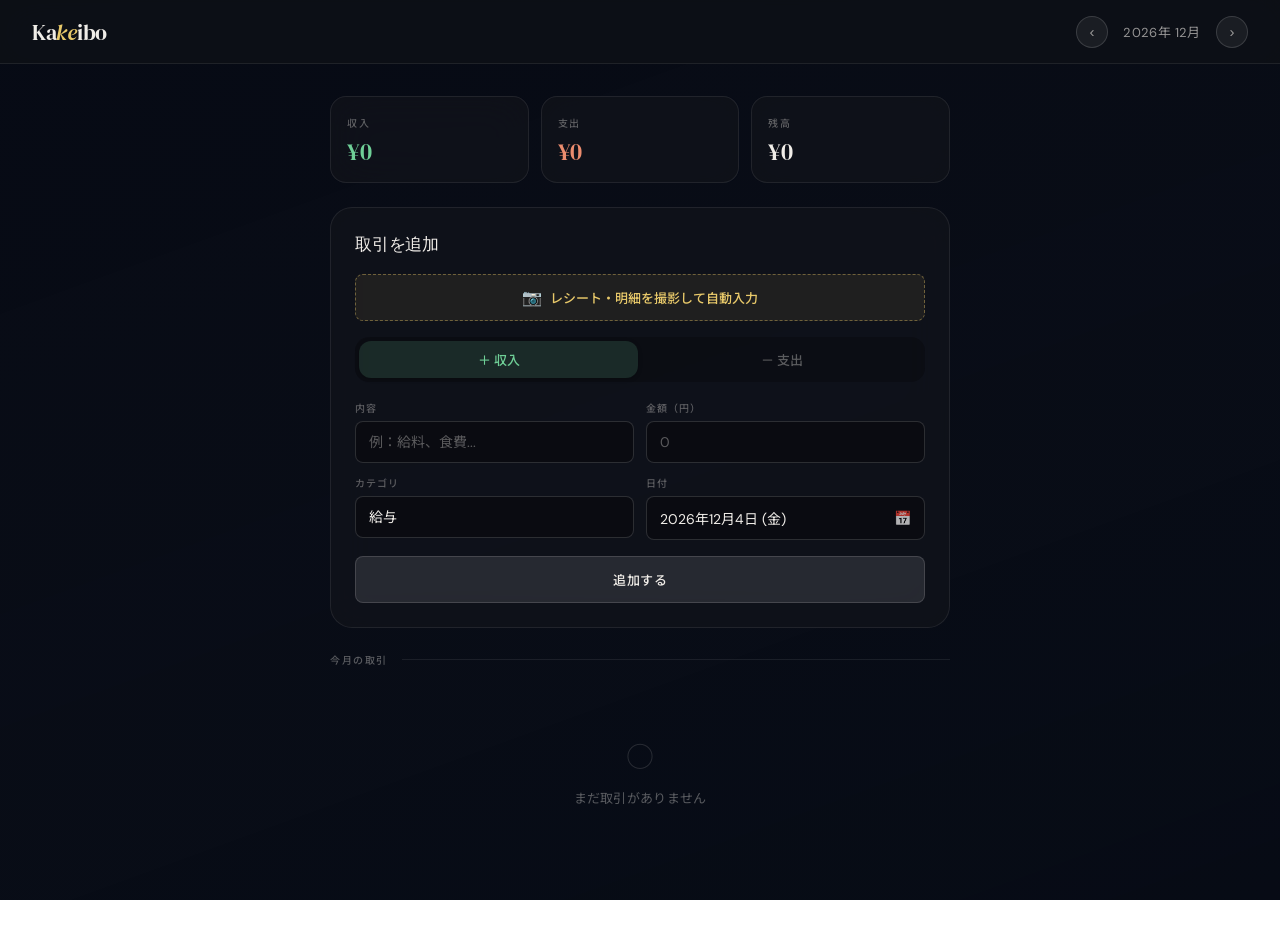
<file: kakeibo_7.html>
<!DOCTYPE html>
<html lang="ja">
<head>
  <meta charset="UTF-8">
  <meta name="viewport" content="width=device-width, initial-scale=1.0">
  <title>家計簿</title>
  <link rel="preconnect" href="https://fonts.googleapis.com">
  <link href="https://fonts.googleapis.com/css2?family=DM+Sans:wght@300;400;500&family=DM+Serif+Display&family=Noto+Sans+JP:wght@300;400;500&display=swap" rel="stylesheet">
  <style>
    *, *::before, *::after { box-sizing: border-box; margin: 0; padding: 0; }

    :root {
      --surface: rgba(18, 20, 26, 0.72);
      --surface2: rgba(24, 27, 35, 0.80);
      --surface-solid: rgba(14, 16, 22, 0.88);
      --border: rgba(255,255,255,0.08);
      --border-med: rgba(255,255,255,0.14);
      --text: #f0ede8;
      --text-2: rgba(240,237,232,0.6);
      --text-3: rgba(240,237,232,0.35);
      --income: #6fcf97;
      --income-bg: rgba(111,207,151,0.12);
      --expense: #eb8c6e;
      --expense-bg: rgba(235,140,110,0.12);
      --gold: #e8c96a;
      --radius: 8px;
      --radius-lg: 16px;
      --radius-xl: 22px;
      --blur: blur(20px) saturate(160%);
    }

    html { font-size: 16px; }

    body {
      font-family: 'DM Sans', 'Noto Sans JP', sans-serif;
      min-height: 100vh;
      -webkit-font-smoothing: antialiased;
      color: var(--text);
      position: relative;
    }

    /* 背景画像：Unsplash の自然風景（山・森・夜明け） */
    .bg-layer {
      position: fixed;
      inset: 0;
      z-index: 0;
      background-color: #0a0e18;
      background-size: cover;
      background-position: center center;
      background-repeat: no-repeat;
      transition: opacity 0.8s ease;
    }

    /* 暗めのオーバーレイで文字を読みやすく */
    .bg-overlay {
      position: fixed;
      inset: 0;
      z-index: 1;
      background: linear-gradient(
        160deg,
        rgba(5,8,18,0.55) 0%,
        rgba(8,12,22,0.45) 50%,
        rgba(5,10,20,0.60) 100%
      );
    }

    /* コンテンツはすべてここに */
    .app-wrap {
      position: relative;
      z-index: 2;
    }

    /* ヘッダー */
    .app-header {
      background: var(--surface-solid);
      backdrop-filter: var(--blur);
      -webkit-backdrop-filter: var(--blur);
      border-bottom: 1px solid var(--border);
      padding: 0 32px;
      height: 64px;
      display: flex;
      align-items: center;
      justify-content: space-between;
      position: sticky;
      top: 0;
      z-index: 200;
    }

    .app-title {
      font-family: 'DM Serif Display', serif;
      font-size: 22px;
      font-weight: 400;
      color: var(--text);
      letter-spacing: -0.3px;
    }

    .app-title em {
      font-style: italic;
      color: var(--gold);
    }

    .month-nav {
      display: flex;
      align-items: center;
      gap: 6px;
    }

    .month-nav button {
      width: 32px;
      height: 32px;
      border: 1px solid var(--border-med);
      border-radius: 50%;
      background: rgba(255,255,255,0.06);
      cursor: pointer;
      font-size: 15px;
      color: var(--text-2);
      display: flex;
      align-items: center;
      justify-content: center;
      transition: all 0.15s;
    }

    .month-nav button:hover {
      background: rgba(255,255,255,0.14);
      color: var(--text);
      border-color: rgba(255,255,255,0.25);
    }

    .month-label {
      font-size: 13px;
      font-weight: 400;
      color: var(--text-2);
      min-width: 96px;
      text-align: center;
      letter-spacing: 0.4px;
    }

    .container {
      max-width: 660px;
      margin: 0 auto;
      padding: 32px 20px 80px;
    }

    /* サマリーカード */
    .summary-grid {
      display: grid;
      grid-template-columns: repeat(3, 1fr);
      gap: 12px;
      margin-bottom: 24px;
    }

    .metric {
      background: var(--surface);
      backdrop-filter: var(--blur);
      -webkit-backdrop-filter: var(--blur);
      border: 1px solid var(--border);
      border-radius: var(--radius-lg);
      padding: 18px 16px;
    }

    .metric-label {
      font-size: 10px;
      font-weight: 500;
      letter-spacing: 1.5px;
      text-transform: uppercase;
      color: var(--text-3);
      margin-bottom: 10px;
    }

    .metric-value {
      font-family: 'DM Serif Display', serif;
      font-size: 24px;
      font-weight: 400;
      letter-spacing: -0.5px;
      line-height: 1;
    }

    .metric-value.income { color: var(--income); }
    .metric-value.expense { color: var(--expense); }
    .metric-value.balance { color: var(--text); }

    /* フォームカード */
    .form-card {
      background: var(--surface);
      backdrop-filter: var(--blur);
      -webkit-backdrop-filter: var(--blur);
      border: 1px solid var(--border);
      border-radius: var(--radius-xl);
      padding: 24px;
      margin-bottom: 24px;
      position: relative;
      z-index: 10;
    }

    .form-title {
      font-family: 'DM Serif Display', serif;
      font-size: 17px;
      color: var(--text);
      margin-bottom: 18px;
      letter-spacing: -0.2px;
    }

    .scan-btn {
      width: 100%;
      display: flex;
      align-items: center;
      justify-content: center;
      gap: 8px;
      padding: 12px;
      margin-bottom: 16px;
      background: rgba(232,201,106,0.08);
      border: 1px dashed rgba(232,201,106,0.4);
      border-radius: var(--radius);
      color: var(--gold);
      font-size: 13px;
      font-family: 'DM Sans', 'Noto Sans JP', sans-serif;
      font-weight: 500;
      cursor: pointer;
      transition: all 0.2s;
    }

    .scan-btn:hover:not(:disabled) {
      background: rgba(232,201,106,0.14);
      border-color: rgba(232,201,106,0.6);
    }

    .scan-btn:disabled {
      opacity: 0.6;
      cursor: progress;
    }

    .scan-icon { font-size: 16px; }

    .type-toggle {
      display: flex;
      background: rgba(0,0,0,0.25);
      border-radius: calc(var(--radius-lg) - 2px);
      padding: 4px;
      gap: 4px;
      margin-bottom: 18px;
    }

    .type-btn {
      flex: 1;
      padding: 9px 16px;
      border: none;
      border-radius: calc(var(--radius-lg) - 4px);
      background: transparent;
      cursor: pointer;
      font-size: 13px;
      font-family: 'DM Sans', 'Noto Sans JP', sans-serif;
      font-weight: 500;
      color: var(--text-3);
      transition: all 0.2s;
    }

    .type-btn.active.income {
      background: rgba(111,207,151,0.15);
      color: var(--income);
      box-shadow: 0 1px 4px rgba(0,0,0,0.3);
    }

    .type-btn.active.expense {
      background: rgba(235,140,110,0.15);
      color: var(--expense);
      box-shadow: 0 1px 4px rgba(0,0,0,0.3);
    }

    .form-row {
      display: grid;
      grid-template-columns: 1fr 1fr;
      gap: 12px;
      margin-bottom: 12px;
    }

    .form-group label {
      display: block;
      font-size: 10px;
      font-weight: 500;
      letter-spacing: 1px;
      text-transform: uppercase;
      color: var(--text-3);
      margin-bottom: 6px;
    }

    .form-group input,
    .form-group select {
      width: 100%;
      padding: 11px 13px;
      border: 1px solid var(--border-med);
      border-radius: var(--radius);
      font-size: 14px;
      font-family: 'DM Sans', 'Noto Sans JP', sans-serif;
      color: var(--text);
      background: rgba(0,0,0,0.3);
      outline: none;
      transition: all 0.15s;
      -webkit-appearance: none;
    }

    .form-group input:focus,
    .form-group select:focus {
      border-color: rgba(255,255,255,0.3);
      background: rgba(0,0,0,0.4);
      box-shadow: 0 0 0 3px rgba(255,255,255,0.05);
    }

    .form-group input::placeholder { color: var(--text-3); }

    /* selectのoption文字色をOSデフォルトに */
    .form-group select option { background: #1a1d26; color: #f0ede8; }

    .add-btn {
      width: 100%;
      padding: 13px;
      background: rgba(255,255,255,0.10);
      color: var(--text);
      border: 1px solid var(--border-med);
      border-radius: var(--radius);
      font-size: 13px;
      font-family: 'DM Sans', 'Noto Sans JP', sans-serif;
      font-weight: 500;
      letter-spacing: 0.5px;
      cursor: pointer;
      margin-top: 4px;
      transition: all 0.2s;
    }

    .add-btn:hover {
      background: rgba(255,255,255,0.18);
      border-color: rgba(255,255,255,0.25);
      transform: translateY(-1px);
      box-shadow: 0 4px 20px rgba(0,0,0,0.3);
    }

    .add-btn:active { transform: translateY(0); box-shadow: none; }

    /* カスタムカレンダー */
    .date-picker { position: relative; }

    .date-display {
      width: 100%;
      padding: 11px 13px;
      border: 1px solid var(--border-med);
      border-radius: var(--radius);
      font-size: 14px;
      font-family: 'DM Sans', 'Noto Sans JP', sans-serif;
      color: var(--text);
      background: rgba(0,0,0,0.3);
      outline: none;
      cursor: pointer;
      display: flex;
      align-items: center;
      justify-content: space-between;
      transition: all 0.15s;
    }

    .date-display:hover {
      border-color: rgba(255,255,255,0.3);
      background: rgba(0,0,0,0.4);
    }

    .date-display.active {
      border-color: rgba(255,255,255,0.3);
      box-shadow: 0 0 0 3px rgba(255,255,255,0.05);
    }

    .date-cal-icon { font-size: 14px; opacity: 0.7; }

    .calendar-pop {
      position: absolute;
      top: calc(100% + 8px);
      left: 0;
      right: 0;
      background: var(--surface-solid);
      backdrop-filter: var(--blur);
      -webkit-backdrop-filter: var(--blur);
      border: 1px solid var(--border-med);
      border-radius: var(--radius-lg);
      padding: 16px;
      z-index: 100;
      box-shadow: 0 12px 40px rgba(0,0,0,0.5);
      display: none;
      animation: fadeUp 0.18s ease both;
    }

    .calendar-pop.open { display: block; }

    .cal-header {
      display: flex;
      align-items: center;
      justify-content: space-between;
      margin-bottom: 12px;
    }

    .cal-header button {
      width: 28px;
      height: 28px;
      border: 1px solid var(--border-med);
      border-radius: 50%;
      background: rgba(255,255,255,0.06);
      color: var(--text-2);
      cursor: pointer;
      font-size: 14px;
      display: flex;
      align-items: center;
      justify-content: center;
      transition: all 0.15s;
    }

    .cal-header button:hover {
      background: rgba(255,255,255,0.14);
      color: var(--text);
    }

    #cal-title {
      font-size: 13px;
      font-weight: 500;
      color: var(--text);
      letter-spacing: 0.4px;
    }

    .cal-weekdays {
      display: grid;
      grid-template-columns: repeat(7, 1fr);
      gap: 2px;
      margin-bottom: 6px;
    }

    .cal-weekdays span {
      text-align: center;
      font-size: 10px;
      color: var(--text-3);
      padding: 4px 0;
    }

    .cal-grid {
      display: grid;
      grid-template-columns: repeat(7, 1fr);
      gap: 2px;
    }

    .cal-day {
      aspect-ratio: 1;
      display: flex;
      align-items: center;
      justify-content: center;
      font-size: 13px;
      color: var(--text-2);
      background: none;
      border: none;
      border-radius: 8px;
      cursor: pointer;
      transition: all 0.12s;
      font-family: 'DM Sans', 'Noto Sans JP', sans-serif;
    }

    .cal-day:hover {
      background: rgba(255,255,255,0.10);
      color: var(--text);
    }

    .cal-day.empty { cursor: default; pointer-events: none; }
    .cal-day.sun { color: var(--expense); }
    .cal-day.sat { color: #5ba3d4; }

    .cal-day.today {
      color: var(--gold);
      font-weight: 500;
    }

    .cal-day.selected {
      background: rgba(255,255,255,0.18);
      color: var(--text);
      font-weight: 500;
    }

    .cal-footer {
      margin-top: 10px;
      display: flex;
      justify-content: center;
    }

    .cal-today-btn {
      padding: 6px 18px;
      border: 1px solid var(--border-med);
      border-radius: var(--radius);
      background: rgba(255,255,255,0.06);
      color: var(--text-2);
      font-size: 12px;
      cursor: pointer;
      font-family: 'DM Sans', 'Noto Sans JP', sans-serif;
      transition: all 0.15s;
    }

    .cal-today-btn:hover {
      background: rgba(255,255,255,0.14);
      color: var(--text);
    }

    /* セクション */
    .section-header {
      display: flex;
      align-items: center;
      gap: 14px;
      margin-bottom: 12px;
    }

    .section-title {
      font-size: 10px;
      font-weight: 500;
      letter-spacing: 1.5px;
      text-transform: uppercase;
      color: var(--text-3);
      white-space: nowrap;
    }

    .section-rule {
      flex: 1;
      height: 1px;
      background: var(--border);
    }

    /* 取引リスト */
    .tx-list { display: flex; flex-direction: column; gap: 4px; }

    .tx-item {
      display: flex;
      align-items: center;
      gap: 14px;
      background: var(--surface);
      backdrop-filter: var(--blur);
      -webkit-backdrop-filter: var(--blur);
      border: 1px solid var(--border);
      border-radius: var(--radius-lg);
      padding: 13px 16px;
      transition: all 0.15s;
      animation: fadeUp 0.22s ease both;
    }

    .tx-item:hover {
      background: var(--surface2);
      border-color: var(--border-med);
    }

    @keyframes fadeUp {
      from { opacity: 0; transform: translateY(8px); }
      to   { opacity: 1; transform: translateY(0); }
    }

    .tx-icon {
      width: 40px;
      height: 40px;
      border-radius: 12px;
      display: flex;
      align-items: center;
      justify-content: center;
      font-size: 18px;
      flex-shrink: 0;
    }

    .tx-icon.income { background: var(--income-bg); }
    .tx-icon.expense { background: var(--expense-bg); }

    .tx-info { flex: 1; min-width: 0; }

    .tx-name {
      font-size: 14px;
      font-weight: 500;
      white-space: nowrap;
      overflow: hidden;
      text-overflow: ellipsis;
      color: var(--text);
    }

    .tx-meta {
      font-size: 11px;
      color: var(--text-3);
      margin-top: 3px;
    }

    .tx-amount {
      font-family: 'DM Serif Display', serif;
      font-size: 17px;
      font-weight: 400;
      flex-shrink: 0;
      letter-spacing: -0.3px;
    }

    .tx-amount.income { color: var(--income); }
    .tx-amount.expense { color: var(--expense); }

    .tx-delete {
      background: none;
      border: none;
      cursor: pointer;
      color: var(--text-3);
      font-size: 13px;
      padding: 6px;
      opacity: 0;
      transition: opacity 0.15s;
      border-radius: 50%;
    }

    .tx-item:hover .tx-delete { opacity: 1; }
    .tx-delete:hover { color: var(--expense); background: rgba(235,140,110,0.12); }

    .empty {
      text-align: center;
      padding: 56px 20px;
      color: var(--text-3);
    }

    .empty-icon { font-size: 28px; margin-bottom: 12px; opacity: 0.4; }
    .empty p { font-size: 13px; letter-spacing: 0.3px; }

    /* バーグラフ */
    .bar-section { margin-top: 24px; }

    .bar-card {
      background: var(--surface);
      backdrop-filter: var(--blur);
      -webkit-backdrop-filter: var(--blur);
      border: 1px solid var(--border);
      border-radius: var(--radius-xl);
      padding: 22px 24px;
    }

    .bar-row {
      display: flex;
      align-items: center;
      gap: 14px;
      margin-bottom: 14px;
    }

    .bar-row:last-child { margin-bottom: 0; }

    .bar-label {
      font-size: 12px;
      color: var(--text-2);
      min-width: 52px;
    }

    .bar-track {
      flex: 1;
      background: rgba(255,255,255,0.06);
      border-radius: 99px;
      height: 5px;
      overflow: hidden;
    }

    .bar-fill {
      height: 100%;
      border-radius: 99px;
      transition: width 0.6s cubic-bezier(0.16, 1, 0.3, 1);
      opacity: 0.8;
    }

    .bar-val {
      font-family: 'DM Serif Display', serif;
      font-size: 13px;
      color: var(--text-2);
      min-width: 72px;
      text-align: right;
    }

    /* 収支の推移グラフ */
    .trend-card {
      background: var(--surface);
      backdrop-filter: var(--blur);
      -webkit-backdrop-filter: var(--blur);
      border: 1px solid var(--border);
      border-radius: var(--radius-xl);
      padding: 20px 18px 16px;
    }

    .trend-legend {
      display: flex;
      gap: 16px;
      justify-content: flex-end;
      margin-bottom: 18px;
    }

    .legend-item {
      display: flex;
      align-items: center;
      gap: 6px;
      font-size: 11px;
      color: var(--text-2);
    }

    .legend-item .dot {
      width: 8px;
      height: 8px;
      border-radius: 2px;
      display: inline-block;
    }
    .legend-item .dot.income { background: var(--income); }
    .legend-item .dot.expense { background: var(--expense); }

    .trend-chart {
      display: flex;
      align-items: flex-end;
      gap: 8px;
    }

    .trend-col {
      flex: 1;
      display: flex;
      flex-direction: column;
      align-items: center;
    }

    .trend-bars {
      height: 120px;
      display: flex;
      align-items: flex-end;
      justify-content: center;
      gap: 4px;
      width: 100%;
    }

    .trend-bar {
      width: 14px;
      max-width: 42%;
      border-radius: 4px 4px 0 0;
      min-height: 2px;
      opacity: 0.85;
      transition: height 0.6s cubic-bezier(0.16, 1, 0.3, 1), opacity 0.15s;
      cursor: default;
    }
    .trend-bar.income { background: var(--income); }
    .trend-bar.expense { background: var(--expense); }
    .trend-bar:hover { opacity: 1; }

    .trend-month {
      font-size: 11px;
      color: var(--text-2);
      margin-top: 8px;
    }

    .trend-bal {
      font-size: 9.5px;
      margin-top: 3px;
      font-family: 'DM Serif Display', serif;
      letter-spacing: -0.2px;
      white-space: nowrap;
    }
    .trend-bal.pos { color: var(--income); }
    .trend-bal.neg { color: var(--expense); }

    .trend-col.current .trend-month {
      color: var(--gold);
      font-weight: 600;
    }

    @media (max-width: 500px) {
      .app-header { padding: 0 16px; }
      .container { padding: 20px 12px 60px; }
      .summary-grid { gap: 8px; }
      .metric-value { font-size: 19px; }
      .form-row { grid-template-columns: 1fr; }
      .trend-chart { gap: 5px; }
      .trend-bar { width: 10px; }
      .trend-bal { font-size: 8px; }
    }
  </style>
</head>
<body>

<div class="bg-layer"></div>
<div class="bg-overlay"></div>

<div class="app-wrap">
  <header class="app-header">
    <div class="app-title">Ka<em>ke</em>ibo</div>
    <div class="month-nav">
      <button onclick="changeMonth(-1)">&#8249;</button>
      <span class="month-label" id="month-label"></span>
      <button onclick="changeMonth(1)">&#8250;</button>
    </div>
  </header>

  <div class="container">

    <div class="summary-grid">
      <div class="metric">
        <div class="metric-label">収入</div>
        <div class="metric-value income" id="total-income">¥0</div>
      </div>
      <div class="metric">
        <div class="metric-label">支出</div>
        <div class="metric-value expense" id="total-expense">¥0</div>
      </div>
      <div class="metric">
        <div class="metric-label">残高</div>
        <div class="metric-value balance" id="total-balance">¥0</div>
      </div>
    </div>

    <div class="form-card">
      <div class="form-title">取引を追加</div>
      <button type="button" class="scan-btn" id="scan-btn" onclick="triggerScan()">
        <span class="scan-icon">📷</span>
        <span id="scan-btn-text">レシート・明細を撮影して自動入力</span>
      </button>
      <input type="file" id="scan-input" accept="image/*" style="display:none" onchange="handleScanFile(event)">
      <div class="type-toggle">
        <button class="type-btn active income" id="btn-income" onclick="setType('income')">＋ 収入</button>
        <button class="type-btn expense" id="btn-expense" onclick="setType('expense')">－ 支出</button>
      </div>
      <div class="form-row">
        <div class="form-group">
          <label>内容</label>
          <input type="text" id="input-name" placeholder="例：給料、食費...">
        </div>
        <div class="form-group">
          <label>金額（円）</label>
          <input type="number" id="input-amount" placeholder="0" min="0">
        </div>
      </div>
      <div class="form-row">
        <div class="form-group">
          <label>カテゴリ</label>
          <select id="input-cat">
            <option value="給与">給与</option>
            <option value="副収入">副収入</option>
            <option value="その他収入">その他（収入）</option>
          </select>
        </div>
        <div class="form-group">
          <label>日付</label>
          <div class="date-picker">
            <button type="button" class="date-display" id="date-display" onclick="toggleCalendar(event)">
              <span id="date-display-text">日付を選択</span>
              <span class="date-cal-icon">📅</span>
            </button>
            <div class="calendar-pop" id="calendar-pop">
              <div class="cal-header">
                <button type="button" onclick="calNav(-1)">&#8249;</button>
                <span id="cal-title"></span>
                <button type="button" onclick="calNav(1)">&#8250;</button>
              </div>
              <div class="cal-weekdays">
                <span>日</span><span>月</span><span>火</span><span>水</span><span>木</span><span>金</span><span>土</span>
              </div>
              <div class="cal-grid" id="cal-grid"></div>
              <div class="cal-footer">
                <button type="button" class="cal-today-btn" onclick="selectToday()">今日</button>
              </div>
            </div>
          </div>
          <input type="hidden" id="input-date">
        </div>
      </div>
      <button class="add-btn" onclick="addTransaction()">追加する</button>
    </div>

    <div class="section-header">
      <div class="section-title">今月の取引</div>
      <div class="section-rule"></div>
    </div>
    <div class="tx-list" id="tx-list"></div>

    <div class="bar-section" id="bar-section" style="display:none;">
      <div class="section-header" style="margin-top:24px;">
        <div class="section-title">支出カテゴリ別</div>
        <div class="section-rule"></div>
      </div>
      <div class="bar-card">
        <div id="bar-wrap"></div>
      </div>
    </div>

    <div class="trend-section" id="trend-section" style="display:none;">
      <div class="section-header" style="margin-top:24px;">
        <div class="section-title">収支の推移（6ヶ月）</div>
        <div class="section-rule"></div>
      </div>
      <div class="trend-card">
        <div class="trend-legend">
          <span class="legend-item"><i class="dot income"></i>収入</span>
          <span class="legend-item"><i class="dot expense"></i>支出</span>
        </div>
        <div class="trend-chart" id="trend-chart"></div>
      </div>
    </div>

  </div>
</div>

<script>
  const CAT_ICONS = {
    '給与':'💼','副収入':'💡','その他収入':'💰',
    '食費':'🍚','交通費':'🚃','娯楽':'🎮',
    '日用品':'🛒','家賃':'🏠','医療':'💊','その他':'📦'
  };
  const CAT_COLORS = {
    '食費':'#5ba3d4','交通費':'#8b82d4','娯楽':'#d4b44a',
    '日用品':'#d4855a','家賃':'#d45a8b','医療':'#d45a5a','その他':'#6a6a7a',
    '給与':'#6fcf97','副収入':'#4ab87a','その他収入':'#7fd4a4'
  };

  let currentType = 'income';
  let transactions = [];
  let currentYear, currentMonth;
  let selectedDate;                  // 選択中の日付 'YYYY-MM-DD'
  let calViewYear, calViewMonth;     // カレンダー表示中の年月

  function pad2(n) { return String(n).padStart(2, '0'); }

  const WEEKDAYS = ['日','月','火','水','木','金','土'];

  function setSelectedDate(dateStr) {
    selectedDate = dateStr;
    document.getElementById('input-date').value = dateStr;
    const [y, m, d] = dateStr.split('-').map(Number);
    const wd = new Date(y, m - 1, d).getDay();
    document.getElementById('date-display-text').textContent =
      y + '年' + m + '月' + d + '日 (' + WEEKDAYS[wd] + ')';
  }

  function toggleCalendar(e) {
    e.stopPropagation();
    const pop = document.getElementById('calendar-pop');
    const display = document.getElementById('date-display');
    if (pop.classList.contains('open')) {
      closeCalendar();
    } else {
      const [y, m] = selectedDate.split('-').map(Number);
      calViewYear = y;
      calViewMonth = m - 1;
      renderCalendar();
      pop.classList.add('open');
      display.classList.add('active');
    }
  }

  function closeCalendar() {
    document.getElementById('calendar-pop').classList.remove('open');
    document.getElementById('date-display').classList.remove('active');
  }

  function calNav(d) {
    calViewMonth += d;
    if (calViewMonth > 11) { calViewMonth = 0; calViewYear++; }
    if (calViewMonth < 0)  { calViewMonth = 11; calViewYear--; }
    renderCalendar();
  }

  function renderCalendar() {
    const MONTHS = ['1月','2月','3月','4月','5月','6月','7月','8月','9月','10月','11月','12月'];
    document.getElementById('cal-title').textContent = calViewYear + '年 ' + MONTHS[calViewMonth];

    const firstDay = new Date(calViewYear, calViewMonth, 1).getDay();
    const daysInMonth = new Date(calViewYear, calViewMonth + 1, 0).getDate();

    const now = new Date();
    const todayStr = now.getFullYear() + '-' + pad2(now.getMonth() + 1) + '-' + pad2(now.getDate());

    let html = '';
    for (let i = 0; i < firstDay; i++) {
      html += '<div class="cal-day empty"></div>';
    }
    for (let d = 1; d <= daysInMonth; d++) {
      const dateStr = calViewYear + '-' + pad2(calViewMonth + 1) + '-' + pad2(d);
      const wd = new Date(calViewYear, calViewMonth, d).getDay();
      let cls = 'cal-day';
      if (wd === 0) cls += ' sun';
      if (wd === 6) cls += ' sat';
      if (dateStr === todayStr) cls += ' today';
      if (dateStr === selectedDate) cls += ' selected';
      html += '<button type="button" class="' + cls + '" onclick="pickDate(\'' + dateStr + '\')">' + d + '</button>';
    }
    document.getElementById('cal-grid').innerHTML = html;
  }

  function pickDate(dateStr) {
    setSelectedDate(dateStr);
    closeCalendar();
  }

  function selectToday() {
    const now = new Date();
    const todayStr = now.getFullYear() + '-' + pad2(now.getMonth() + 1) + '-' + pad2(now.getDate());
    setSelectedDate(todayStr);
    closeCalendar();
  }

  // カレンダー外をクリックしたら閉じる
  document.addEventListener('click', function(e) {
    const picker = document.querySelector('.date-picker');
    if (picker && !picker.contains(e.target)) closeCalendar();
  });

  /* ===== レシート写真からOCRで自動入力（無料・ブラウザ内で完結） ===== */
  function triggerScan() {
    document.getElementById('scan-input').click();
  }

  // OCRライブラリを必要なときだけ読み込む（本体プログラムは外部依存なしで動く）
  function loadTesseract() {
    return new Promise((resolve, reject) => {
      if (window.Tesseract) return resolve();
      const s = document.createElement('script');
      s.src = 'https://cdn.jsdelivr.net/npm/tesseract.js@5/dist/tesseract.min.js';
      s.onload = () => resolve();
      s.onerror = () => reject(new Error('文字認識ライブラリを読み込めませんでした。インターネット接続を確認してください。'));
      document.head.appendChild(s);
    });
  }

  // 画像を縮小した canvas を返す（OCRの速度向上）。長辺を maxDim に収める
  function imageToCanvas(file, maxDim) {
    return new Promise((resolve, reject) => {
      const img = new Image();
      const url = URL.createObjectURL(file);
      img.onload = function() {
        URL.revokeObjectURL(url);
        let w = img.width, h = img.height;
        if (w > maxDim || h > maxDim) {
          if (w > h) { h = Math.round(h * maxDim / w); w = maxDim; }
          else       { w = Math.round(w * maxDim / h); h = maxDim; }
        }
        const canvas = document.createElement('canvas');
        canvas.width = w; canvas.height = h;
        canvas.getContext('2d').drawImage(img, 0, 0, w, h);
        resolve(canvas);
      };
      img.onerror = () => { URL.revokeObjectURL(url); reject(new Error('画像を読み込めませんでした')); };
      img.src = url;
    });
  }

  async function handleScanFile(e) {
    const file = e.target.files[0];
    e.target.value = '';          // 同じ写真を選び直せるようにリセット
    if (!file) return;

    const btn = document.getElementById('scan-btn');
    const txt = document.getElementById('scan-btn-text');
    const original = 'レシート・明細を撮影して自動入力';
    btn.disabled = true;
    txt.textContent = '読み取り中… （初回は準備に時間がかかります）';

    try {
      await loadTesseract();
      const canvas = await imageToCanvas(file, 1600);
      const result = await window.Tesseract.recognize(canvas, 'jpn', {
        logger: m => {
          if (m.status === 'recognizing text') {
            txt.textContent = '読み取り中… ' + Math.round(m.progress * 100) + '%';
          }
        }
      });
      const parsed = parseReceiptText(result.data.text || '');
      applyExtracted(parsed);
      txt.textContent = '読み取り完了 ✓ 内容を確認して追加';
      setTimeout(() => { txt.textContent = original; }, 3500);
    } catch (err) {
      alert('読み取りに失敗しました：\n' + (err.message || err));
      txt.textContent = original;
    } finally {
      btn.disabled = false;
    }
  }

  // OCRで得たテキストから 金額・日付・店名・カテゴリ を推定
  function parseReceiptText(text) {
    const toHalf = s => s.replace(/[０-９]/g, c => String.fromCharCode(c.charCodeAt(0) - 0xFEE0));
    const lines = text.split('\n').map(s => s.trim()).filter(s => s);

    // --- 金額：「合計」系の行を最優先、なければ全候補の最大値 ---
    let totalAmount = 0;
    const allAmounts = [];
    lines.forEach(line => {
      const n = toHalf(line);
      const nums = (n.match(/[0-9][0-9,]*/g) || [])
        .map(x => parseInt(x.replace(/,/g, ''), 10))
        .filter(x => x >= 10 && x <= 9999999);
      if (/合\s*計|税込|お買上|ご請求|total/i.test(n) && nums.length) {
        totalAmount = Math.max(totalAmount, Math.max(...nums));
      }
      allAmounts.push(...nums);
    });
    const amount = totalAmount || (allAmounts.length ? Math.max(...allAmounts) : '');

    // --- 日付 ---
    const tn = toHalf(text);
    let date = '';
    const m = tn.match(/(\d{4})\s*[年\/\-.]\s*(\d{1,2})\s*[月\/\-.]\s*(\d{1,2})/)
           || tn.match(/(\d{2})\s*[\/\-.]\s*(\d{1,2})\s*[\/\-.]\s*(\d{1,2})/);
    if (m) {
      let y = parseInt(m[1], 10);
      if (y < 100) y += 2000;
      const mo = parseInt(m[2], 10), d = parseInt(m[3], 10);
      if (mo >= 1 && mo <= 12 && d >= 1 && d <= 31) date = y + '-' + pad2(mo) + '-' + pad2(d);
    }

    // --- 店名：文字が多い最初の行を採用 ---
    let name = '';
    for (const line of lines) {
      const letters = line.replace(/[\s0-9０-９,.\-:：¥円*=]/g, '');
      if (letters.length >= 2) { name = line.slice(0, 20); break; }
    }

    // --- カテゴリ推定 ---
    let category = 'その他';
    if (/スーパー|食品|惣菜|青果|精肉|鮮魚|ストア|マート|イオン|セブン|ローソン|ファミマ|ファミリーマート|飲食|レストラン|食堂|カフェ|cafe|coffee/i.test(text)) category = '食費';
    else if (/タクシー|鉄道|バス|交通|駅|ＪＲ|JR|メトロ|ガソリン|ＥＮＥＯＳ|ENEOS|出光/i.test(text)) category = '交通費';
    else if (/薬局|ドラッグ|クリニック|病院|医院|処方/i.test(text)) category = '医療';
    else if (/雑貨|ホームセンター|ダイソー|セリア|無印|ニトリ|１００円|100円/i.test(text)) category = '日用品';

    return { type: 'expense', name, amount, category, date };
  }

  // 抽出結果をフォームに反映（追加はユーザーが確認してから）
  function applyExtracted(r) {
    setType(r.type === 'income' ? 'income' : 'expense');
    document.getElementById('input-name').value = r.name || '';
    document.getElementById('input-amount').value = (r.amount && r.amount > 0) ? r.amount : '';
    const catSel = document.getElementById('input-cat');
    if (r.category && [...catSel.options].some(o => o.value === r.category)) {
      catSel.value = r.category;
    }
    if (r.date && /^\d{4}-\d{2}-\d{2}$/.test(r.date)) {
      setSelectedDate(r.date);
    }
    document.getElementById('input-amount').focus();
  }

  function init() {
    const now = new Date();
    currentYear = now.getFullYear();
    currentMonth = now.getMonth();
    const todayStr = now.getFullYear() + '-' + pad2(now.getMonth() + 1) + '-' + pad2(now.getDate());
    setSelectedDate(todayStr);
    loadData();
  }

  function storageKey() {
    return 'kakeibo-' + currentYear + '-' + String(currentMonth + 1).padStart(2, '0');
  }

  function loadData() {
    const saved = localStorage.getItem(storageKey());
    transactions = saved ? JSON.parse(saved) : [];
    render();
  }

  function saveData() {
    localStorage.setItem(storageKey(), JSON.stringify(transactions));
  }

  function changeMonth(d) {
    currentMonth += d;
    if (currentMonth > 11) { currentMonth = 0; currentYear++; }
    if (currentMonth < 0)  { currentMonth = 11; currentYear--; }
    loadData();
  }

  function setType(t) {
    currentType = t;
    document.getElementById('btn-income').classList.toggle('active', t === 'income');
    document.getElementById('btn-expense').classList.toggle('active', t === 'expense');
    const cats = document.getElementById('input-cat');
    if (t === 'income') {
      cats.innerHTML = `
        <option value="給与">給与</option>
        <option value="副収入">副収入</option>
        <option value="その他収入">その他（収入）</option>
      `;
    } else {
      cats.innerHTML = `
        <option value="食費">食費</option>
        <option value="交通費">交通費</option>
        <option value="娯楽">娯楽</option>
        <option value="日用品">日用品</option>
        <option value="家賃">家賃</option>
        <option value="医療">医療</option>
        <option value="その他">その他</option>
      `;
    }
  }

  function addTransaction() {
    const name   = document.getElementById('input-name').value.trim();
    const amount = parseInt(document.getElementById('input-amount').value);
    const cat    = document.getElementById('input-cat').value;
    const date   = document.getElementById('input-date').value;
    if (!name || !amount || amount <= 0) {
      document.getElementById('input-name').focus();
      return;
    }
    transactions.unshift({ id: Date.now(), type: currentType, name, amount, cat, date });
    saveData();
    document.getElementById('input-name').value = '';
    document.getElementById('input-amount').value = '';
    render();
  }

  function deleteTransaction(id) {
    if (!confirm('この取引を削除しますか？')) return;
    transactions = transactions.filter(t => t.id !== id);
    saveData();
    render();
  }

  function fmt(n) {
    return '¥' + Math.abs(n).toLocaleString('ja-JP');
  }

  function render() {
    const MONTHS = ['1月','2月','3月','4月','5月','6月','7月','8月','9月','10月','11月','12月'];
    document.getElementById('month-label').textContent = currentYear + '年 ' + MONTHS[currentMonth];

    const income  = transactions.filter(t => t.type === 'income').reduce((s, t) => s + t.amount, 0);
    const expense = transactions.filter(t => t.type === 'expense').reduce((s, t) => s + t.amount, 0);
    const balance = income - expense;

    document.getElementById('total-income').textContent  = fmt(income);
    document.getElementById('total-expense').textContent = fmt(expense);
    const balEl = document.getElementById('total-balance');
    balEl.textContent = (balance >= 0 ? '' : '−') + fmt(balance);
    balEl.style.color = balance >= 0 ? 'var(--text)' : 'var(--expense)';

    renderTrend();

    const list = document.getElementById('tx-list');
    if (transactions.length === 0) {
      list.innerHTML = `
        <div class="empty">
          <div class="empty-icon">○</div>
          <p>まだ取引がありません</p>
        </div>
      `;
    } else {
      list.innerHTML = transactions.map(t => `
        <div class="tx-item">
          <div class="tx-icon ${t.type}">${CAT_ICONS[t.cat] || '📦'}</div>
          <div class="tx-info">
            <div class="tx-name">${t.name}</div>
            <div class="tx-meta">${t.cat} · ${t.date}</div>
          </div>
          <div class="tx-amount ${t.type}">${t.type === 'income' ? '+' : '−'}${fmt(t.amount)}</div>
          <button class="tx-delete" onclick="deleteTransaction(${t.id})">✕</button>
        </div>
      `).join('');
    }

    const expTx = transactions.filter(t => t.type === 'expense');
    const barSection = document.getElementById('bar-section');
    if (expTx.length === 0) { barSection.style.display = 'none'; return; }
    barSection.style.display = 'block';

    const bycat = {};
    expTx.forEach(t => { bycat[t.cat] = (bycat[t.cat] || 0) + t.amount; });
    const sorted = Object.entries(bycat).sort((a, b) => b[1] - a[1]);
    const max = sorted[0][1];

    document.getElementById('bar-wrap').innerHTML = sorted.map(([cat, val]) => `
      <div class="bar-row">
        <div class="bar-label">${cat}</div>
        <div class="bar-track">
          <div class="bar-fill" style="width:${Math.round(val / max * 100)}%; background:${CAT_COLORS[cat] || '#888'};"></div>
        </div>
        <div class="bar-val">${fmt(val)}</div>
      </div>
    `).join('');
  }

  // 過去 count ヶ月分の収入・支出を集計（現在表示中の月を末尾に）
  function getMonthlyTrend(count) {
    const result = [];
    for (let i = count - 1; i >= 0; i--) {
      let y = currentYear;
      let m = currentMonth - i;
      while (m < 0) { m += 12; y--; }
      const key = 'kakeibo-' + y + '-' + pad2(m + 1);
      const saved = localStorage.getItem(key);
      const txs = saved ? JSON.parse(saved) : [];
      const income  = txs.filter(t => t.type === 'income').reduce((s, t) => s + t.amount, 0);
      const expense = txs.filter(t => t.type === 'expense').reduce((s, t) => s + t.amount, 0);
      result.push({ y, m, income, expense, balance: income - expense });
    }
    return result;
  }

  function renderTrend() {
    const MONTHS = ['1月','2月','3月','4月','5月','6月','7月','8月','9月','10月','11月','12月'];
    const data = getMonthlyTrend(6);
    const section = document.getElementById('trend-section');

    const hasData = data.some(d => d.income > 0 || d.expense > 0);
    if (!hasData) { section.style.display = 'none'; return; }
    section.style.display = 'block';

    const maxVal = Math.max(1, ...data.map(d => Math.max(d.income, d.expense)));

    document.getElementById('trend-chart').innerHTML = data.map(d => {
      const isCurrent = (d.y === currentYear && d.m === currentMonth);
      const incH = Math.round(d.income  / maxVal * 100);
      const expH = Math.round(d.expense / maxVal * 100);
      const balStr = (d.balance >= 0 ? '+' : '−') + fmt(d.balance);
      return `
        <div class="trend-col${isCurrent ? ' current' : ''}">
          <div class="trend-bars">
            <div class="trend-bar income"  style="height:${incH}%" title="${d.y}年${MONTHS[d.m]} 収入 ${fmt(d.income)}"></div>
            <div class="trend-bar expense" style="height:${expH}%" title="${d.y}年${MONTHS[d.m]} 支出 ${fmt(d.expense)}"></div>
          </div>
          <div class="trend-month">${MONTHS[d.m]}</div>
          <div class="trend-bal ${d.balance >= 0 ? 'pos' : 'neg'}">${balStr}</div>
        </div>
      `;
    }).join('');
  }

  document.addEventListener('keydown', function(e) {
    if (e.key === 'Enter' && document.activeElement.tagName === 'INPUT') {
      addTransaction();
    }
  });

  init();

  // ランダム自然背景写真
  const BG_PHOTOS = [
    // 🌿 自然
    'https://images.unsplash.com/photo-1506905925346-21bda4d32df4?w=1920&q=80&auto=format&fit=crop', // 山・雪
    'https://images.unsplash.com/photo-1448375240586-882707db888b?w=1920&q=80&auto=format&fit=crop', // 森
    'https://images.unsplash.com/photo-1469474968028-56623f02e42e?w=1920&q=80&auto=format&fit=crop', // 山・夕焼け
    'https://images.unsplash.com/photo-1500534314209-a25ddb2bd429?w=1920&q=80&auto=format&fit=crop', // 湖・森
    'https://images.unsplash.com/photo-1418065460487-3e41a6c84dc5?w=1920&q=80&auto=format&fit=crop', // 深い森
    'https://images.unsplash.com/photo-1464822759023-fed622ff2c3b?w=1920&q=80&auto=format&fit=crop', // 山岳
    'https://images.unsplash.com/photo-1540390769625-2fc3f8b1d50c?w=1920&q=80&auto=format&fit=crop', // 砂漠・星空
    'https://images.unsplash.com/photo-1505765050516-f72dcac9c60e?w=1920&q=80&auto=format&fit=crop', // 滝・自然
    'https://images.unsplash.com/photo-1519681393784-d120267933ba?w=1920&q=80&auto=format&fit=crop', // 山・星空
    'https://images.unsplash.com/photo-1433086966358-54859d0ed716?w=1920&q=80&auto=format&fit=crop', // 滝・緑
    // 🦁 動物
    'https://images.unsplash.com/photo-1474511320723-9a56873867b5?w=1920&q=80&auto=format&fit=crop', // キツネ
    'https://images.unsplash.com/photo-1546182990-dffeafbe841d?w=1920&q=80&auto=format&fit=crop', // ライオン
    'https://images.unsplash.com/photo-1564349683136-77e08dba1ef7?w=1920&q=80&auto=format&fit=crop', // チーター
    'https://images.unsplash.com/photo-1502503719153-505f9c4a87e1?w=1920&q=80&auto=format&fit=crop', // オオカミ
    'https://images.unsplash.com/photo-1437622368342-7a3d73a34c8f?w=1920&q=80&auto=format&fit=crop', // ウミガメ
    'https://images.unsplash.com/photo-1459262838948-3e2de6c1ec80?w=1920&q=80&auto=format&fit=crop', // シカ
    'https://images.unsplash.com/photo-1425082661705-1834bfd09dca?w=1920&q=80&auto=format&fit=crop', // フクロウ
    'https://images.unsplash.com/photo-1557050543-4d5f4e07ef46?w=1920&q=80&auto=format&fit=crop', // クジャク
    // 🗺️ 世界の観光地
    'https://images.unsplash.com/photo-1493976040374-85c8e12f0c0e?w=1920&q=80&auto=format&fit=crop', // 京都・竹林
    'https://images.unsplash.com/photo-1531366936337-7c912a4589a7?w=1920&q=80&auto=format&fit=crop', // アイスランド・オーロラ
    'https://images.unsplash.com/photo-1523906834658-6e24ef2386f9?w=1920&q=80&auto=format&fit=crop', // ベネチア
    'https://images.unsplash.com/photo-1538485399081-7191377e8241?w=1920&q=80&auto=format&fit=crop', // サントリーニ島
    'https://images.unsplash.com/photo-1526392060635-9d6019884377?w=1920&q=80&auto=format&fit=crop', // モロッコ
    'https://images.unsplash.com/photo-1536098561742-ca998e48cbcc?w=1920&q=80&auto=format&fit=crop', // 東京・夜景
    'https://images.unsplash.com/photo-1499856871958-5b9627545d1a?w=1920&q=80&auto=format&fit=crop', // パリ・エッフェル塔
    'https://images.unsplash.com/photo-1508193638397-1c4234db14d8?w=1920&q=80&auto=format&fit=crop', // ノルウェー・フィヨルド
    'https://images.unsplash.com/photo-1552465011-b4e21bf6e79a?w=1920&q=80&auto=format&fit=crop', // バリ島・棚田
  ];

  function loadRandomBg() {
    const bg = document.querySelector('.bg-layer');
    bg.style.opacity = '0';
    const url = BG_PHOTOS[Math.floor(Math.random() * BG_PHOTOS.length)];
    const img = new Image();
    img.onload = function() {
      bg.style.backgroundImage = `url('${url}')`;
      bg.style.opacity = '1';
    };
    img.onerror = function() {
      bg.style.opacity = '1'; // 失敗しても暗い背景色のまま表示
    };
    img.src = url;
  }

  loadRandomBg();
</script>
</body>
</html>
</file>
